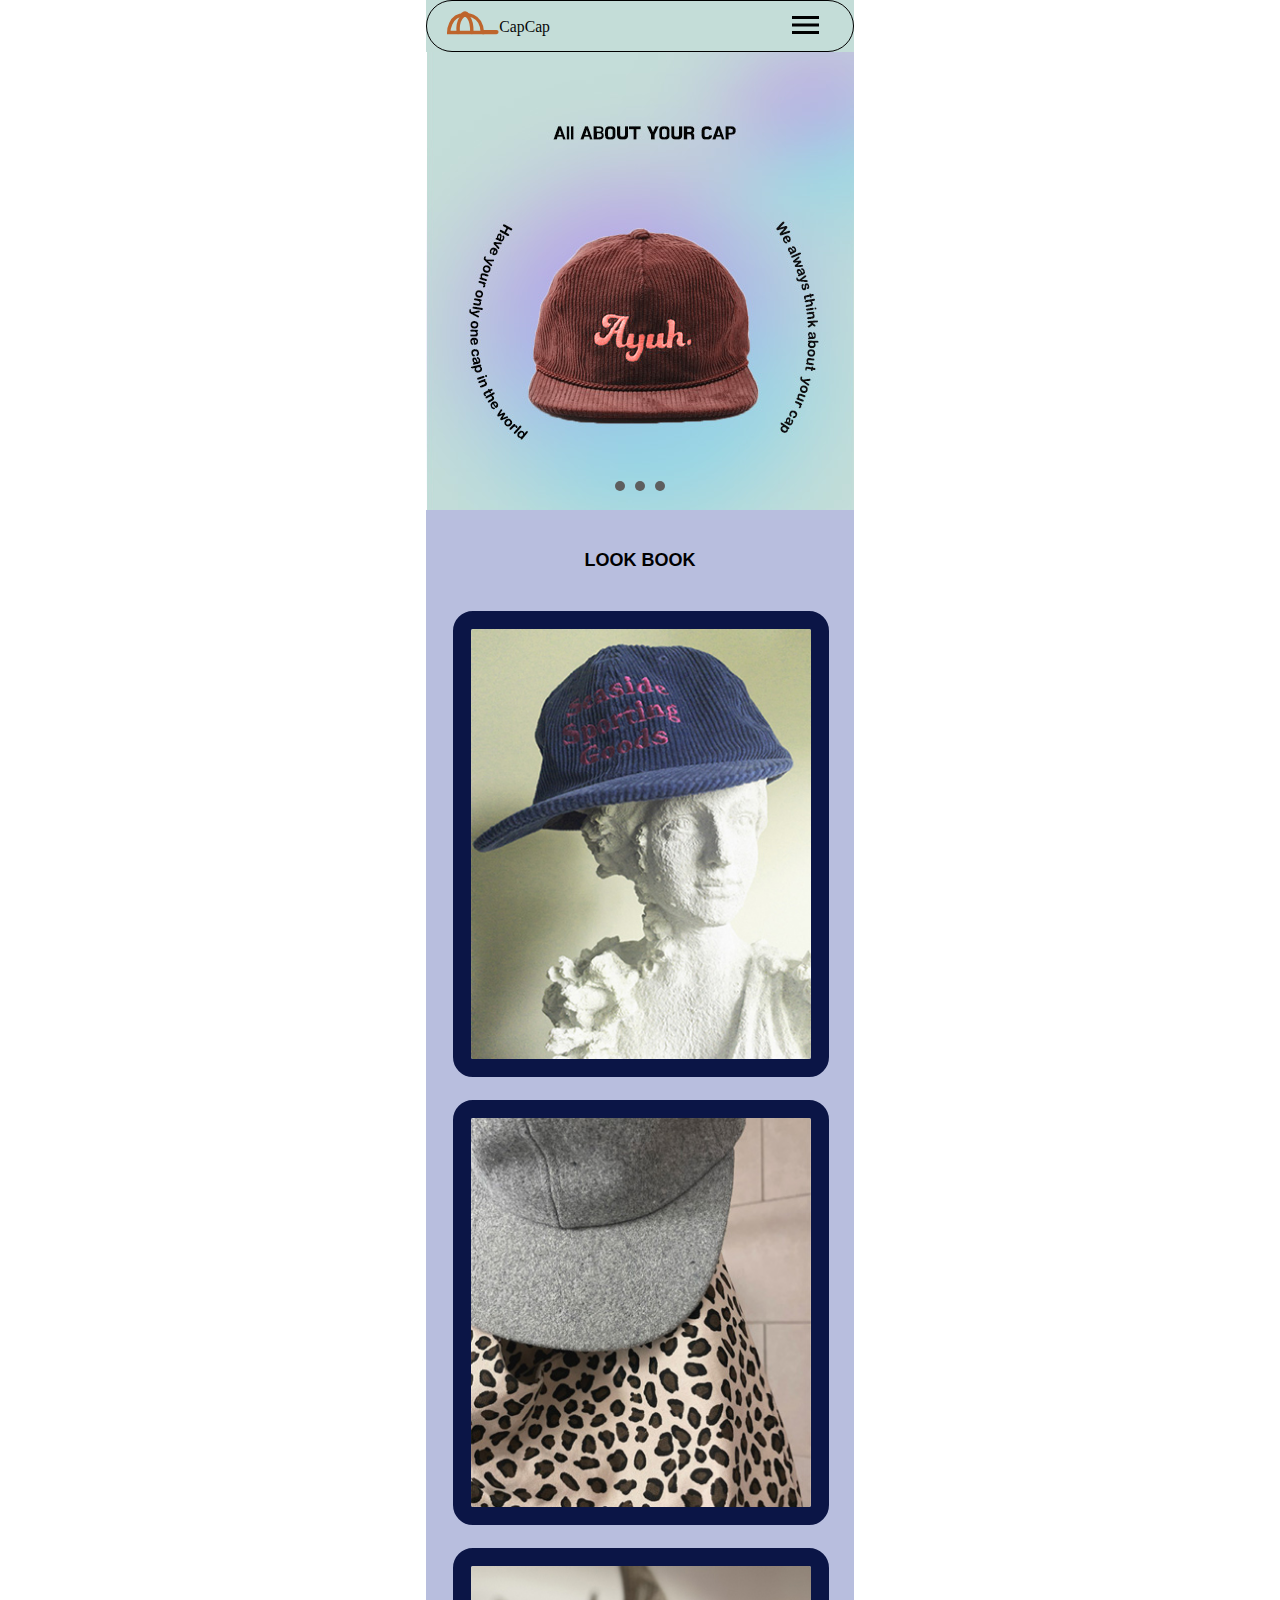
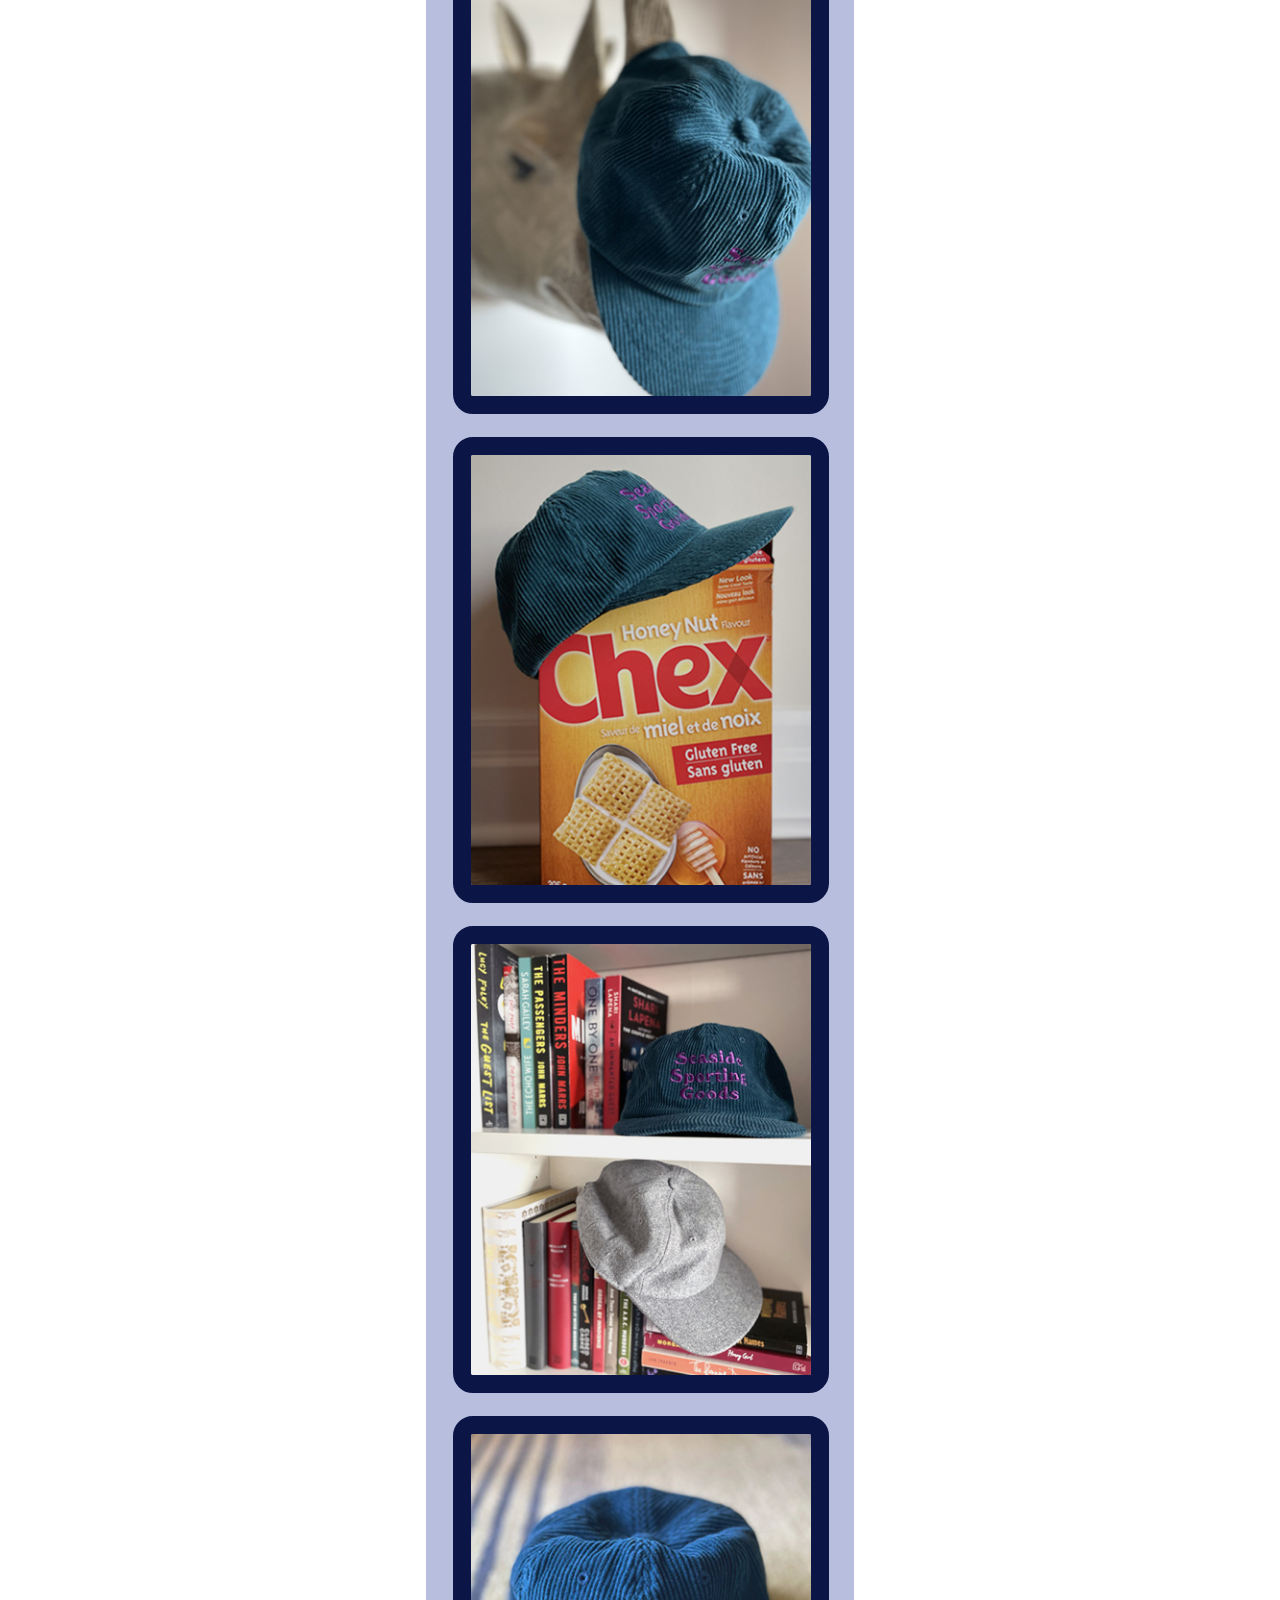
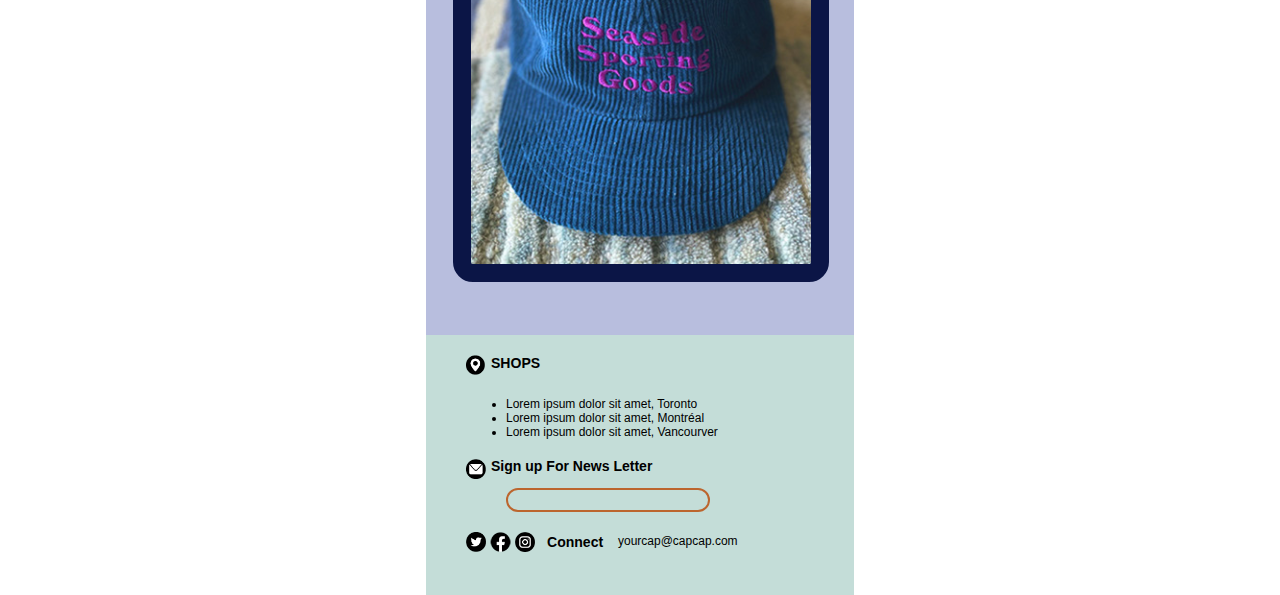
<file: gallery_mobile.html>
<!DOCTYPE html>
<html lang="en">
<head>
<meta charset="UTF-8">
<title>mobile gallery</title>
<link href="css/lookbook-mobile.css" rel="stylesheet" type="text/css">
</head>
<body>
    <!-- students must convert divs to semantic tags -->
	<div id="container">
        
        <div id="header-con">
            <div id="main-header" class="grid-con">
                <img src="images/logo_typo.svg" alt="image" id="header-logo" height="30px">
                 <div id="hambuger">
                    <img src="images/ham.png" alt="hambuger">
                 </div>
            </div>    
        </div> 

        <main>
            <div id="hero-gallery-con">
                <img src="images/purple.jpg" alt="head">
                <div class="grid-con">
                    <div id="gallery-controls">
                        <span class="dot"></span>
                        <span class="dot"></span>
                        <span class="dot"></span>
                    </div>
                    <div id="hero-gallery-text" class="box-color">
                    </div>
                    
                </div>
            </div>

            <div class="grid-con" id="gallery">
                <h2>LOOK BOOK</h2>
                <div class="gallery-box">
                    <img src="images/torso1.jpg" width="340" alt="image">
                </div>
                <div class="gallery-box">
                    <img src="images/reopad1.jpg" width="340" alt="image">
                </div>
                <div class="gallery-box">
                    <img src="images/rhino1.jpg" width="340" alt="image">
                </div>
                <div class="gallery-box">
                    <img src="images/chex1.jpg" width="340" alt="image">
                </div>
                <div class="gallery-box">
                    <img src="images/book1.jpg" width="340" alt="image">
                </div>
                <div class="gallery-box">
                    <img src="images/carpet_vertical.jpg"  width="340" alt="image">
                </div>
            </div>              
        </main>

        <section id="footer-con">
            <div class="grid-con" id="footer">
                <div id="loca" class="grid-con">
                    <img src="images/loca.png" alt="location">
                    <h3>SHOPS</h3>
                    
                
                    <ul>
                      <li>Lorem ipsum dolor sit amet, Toronto</li>
                      <li>Lorem ipsum dolor sit amet, Montréal</li>
                      <li>Lorem ipsum dolor sit amet, Vancourver</li>
                    </ul>
                  
                </div>
                
                <div id="signup" class="grid-con">
                <img src="images/mail.png" alt="mail-icon">
                <h3>Sign up For News Letter</h3>
                <div class="blank"></div>
                </div>
        
                <div id="social" class="grid-con">
                   
                    <img src="images/socail.png" alt="socil-icon">
                    <h3>Connect</h3>
                    <p>yourcap@capcap.com</p>
                </div>
            </div>
        </section>

    </div> 
</body>
</html>
</file>
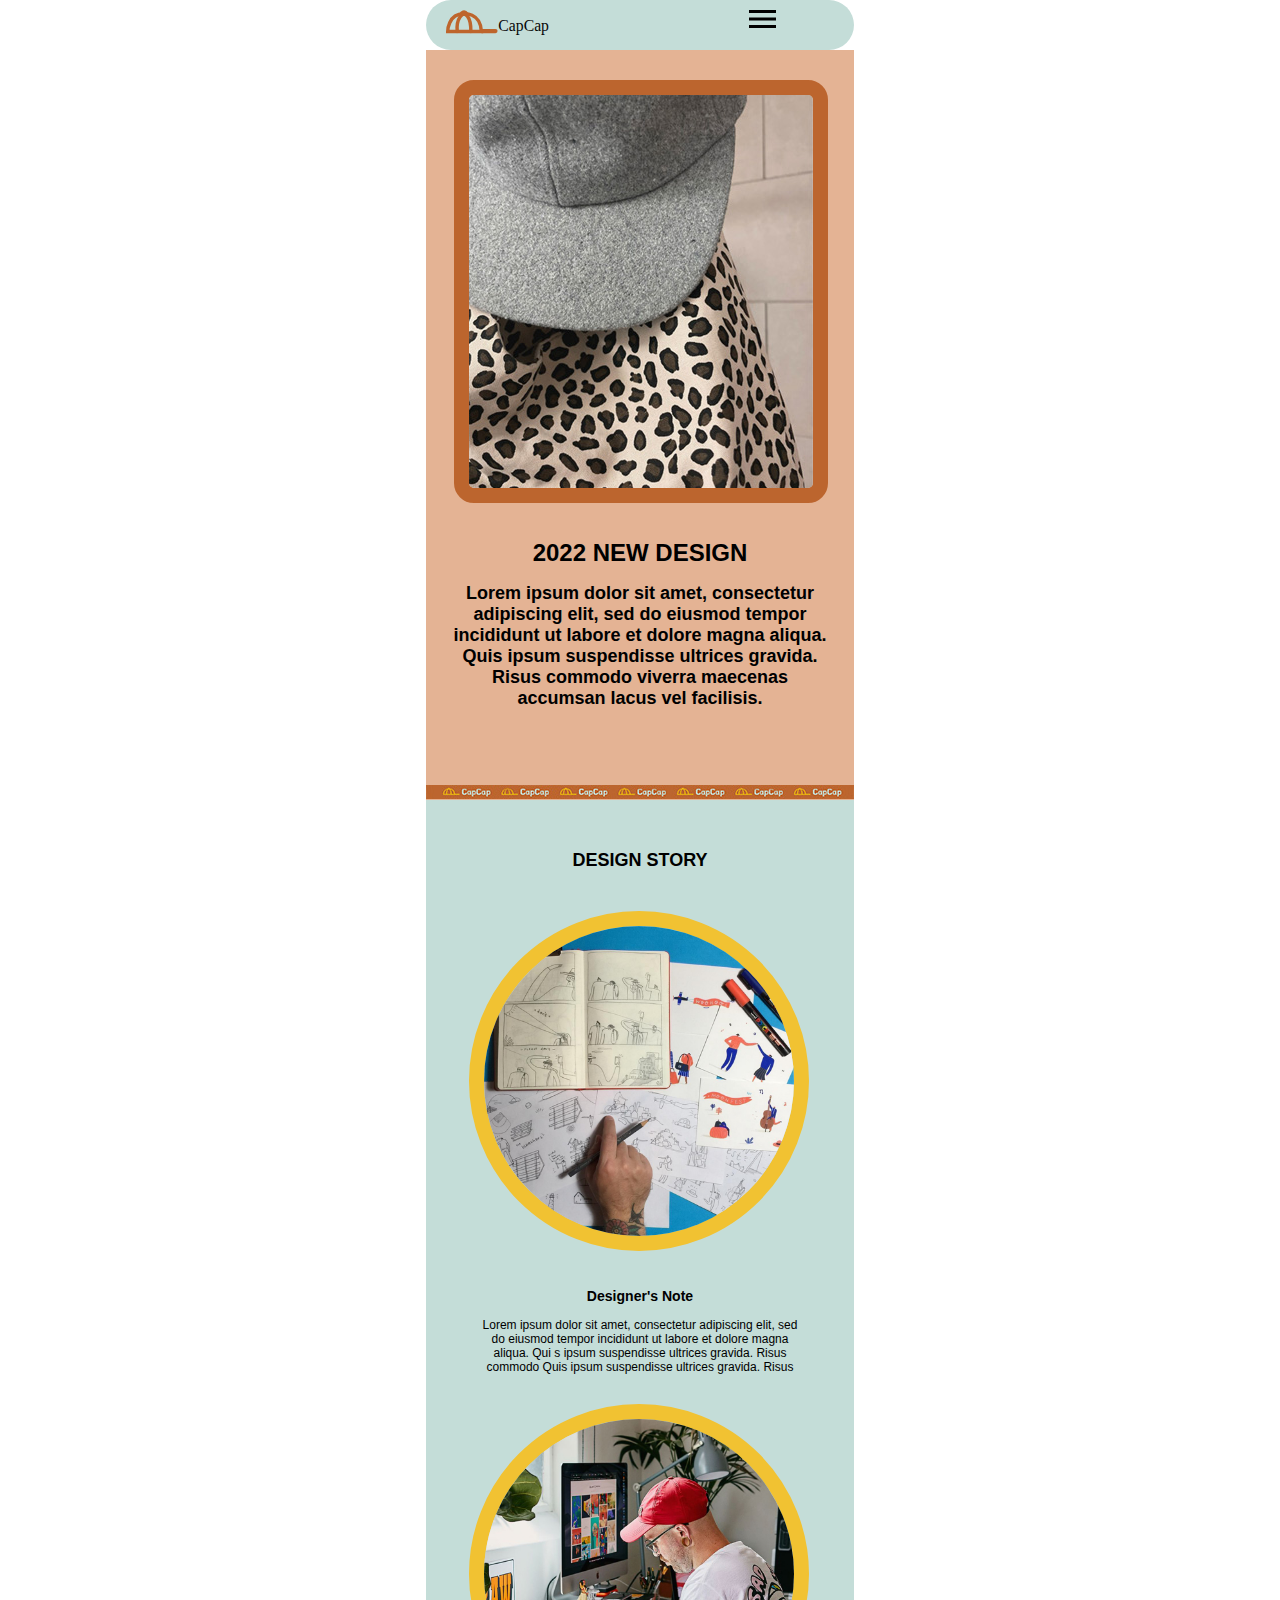
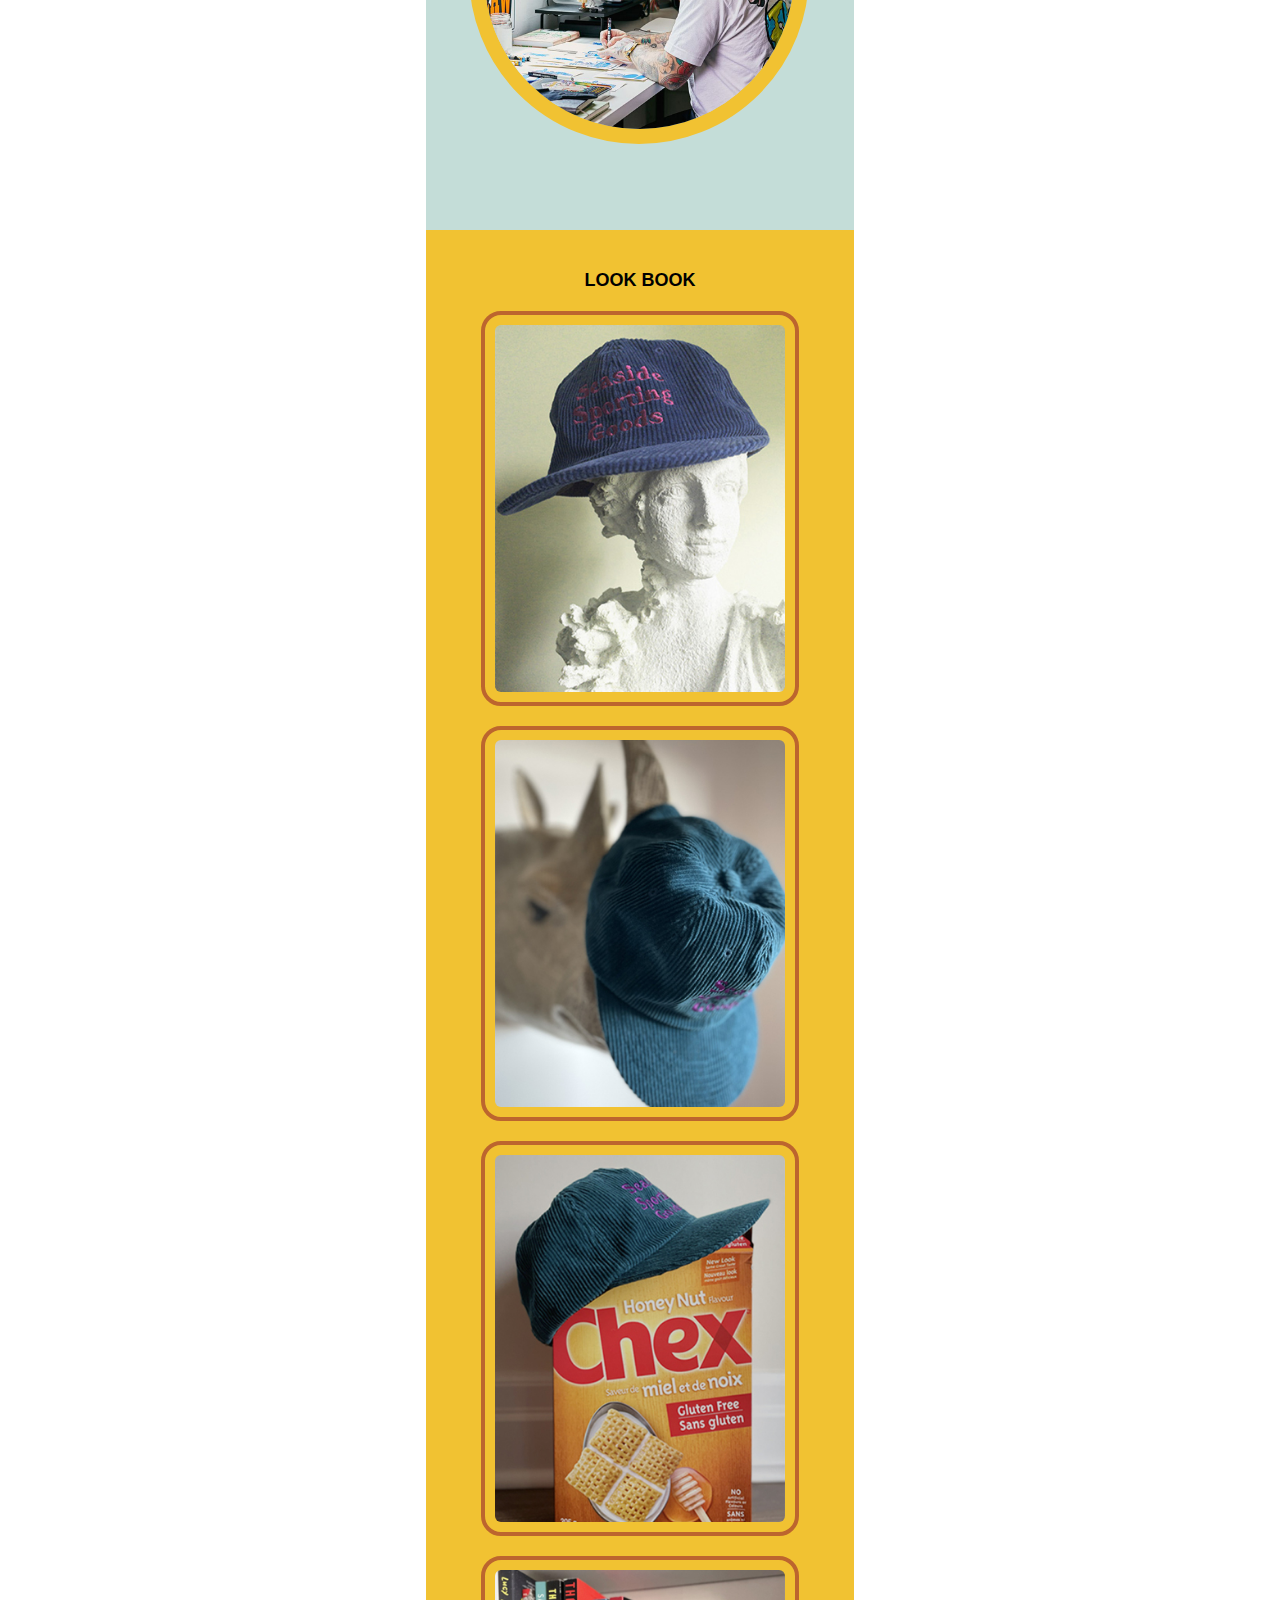
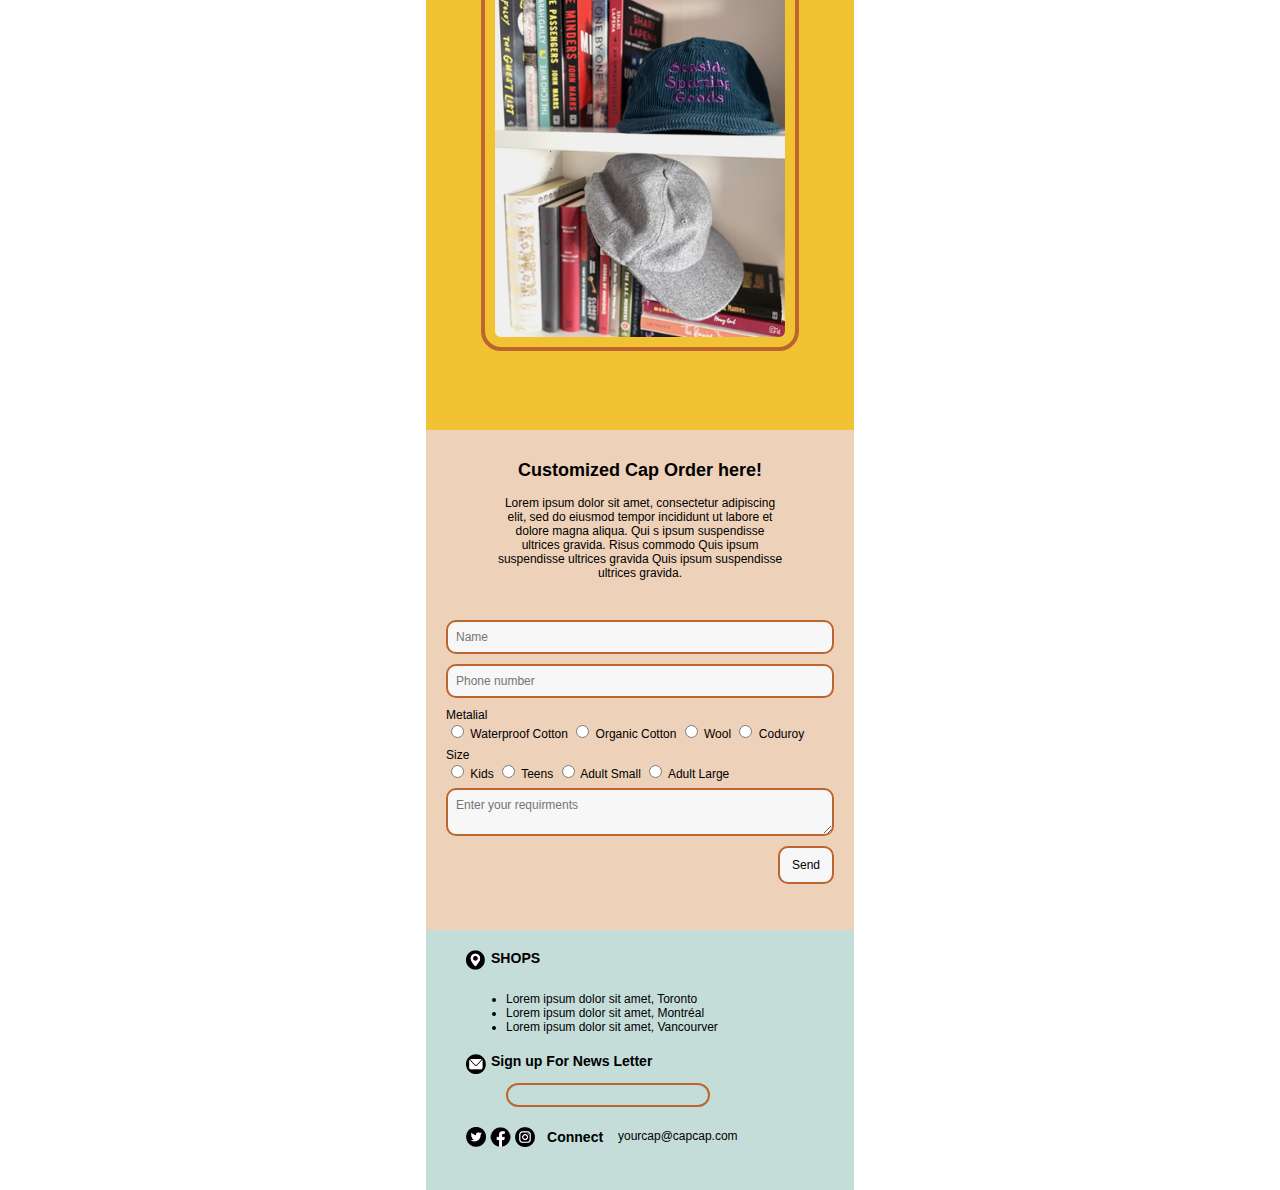
<file: index_mobile.html>
<!DOCTYPE html>
<html lang="en">
<head>
<meta charset="UTF-8">
<title>mibile-main</title>
<link href="css/main-mobile.css" rel="stylesheet" type="text/css">
</head>
<!-- students must convert divs to semantic tags -->
<body>
	<div id="container">
        
        <div id="header-con">
            <div id="main-header" class="grid-con">
                <img src="images/logo_typo.svg" alt="image" id="header-logo" height="30px">
                 <div id="mobile-nav">
                    <img src="images/ham.png" alt="hambuger">
                 </div>
                 
            </div>    
        
        </div> 
       <div>
        <img id="tape" src="images/tapemobile1.jpg" alt="tape">
         </div>
        <main>
            <div id="hero-con">
                <div class="grid-con">
                    <img src="images/reopad1.jpg" alt="mainimg">
                    <div id="hero-text" class="box-color">
                        <h1>2022 NEW DESIGN</h1>
                        <h2>Lorem ipsum dolor sit amet, consectetur adipiscing elit, sed do eiusmod tempor incididunt ut labore et dolore magna aliqua. Quis ipsum suspendisse ultrices gravida. Risus commodo viverra maecenas accumsan lacus vel facilisis. </h2>
                    </div>
                </div>
            </div>

            <div id="designstory" >
                <h2>DESIGN STORY</h2>
                <img src="images/note.jpg" alt="note" width="310px">
                <h3>Designer's Note</h3>
                <p >Lorem ipsum dolor sit amet, consectetur adipiscing elit, sed do eiusmod tempor incididunt ut labore et dolore magna aliqua. Qui s ipsum suspendisse ultrices gravida. Risus commodo Quis ipsum suspendisse ultrices gravida. Risus </p>
                
                <img src="images/designer1.jpg" alt="designer1" width="310px">
            </div>

            <div id="lookbook">
                <h2>LOOK BOOK</h2>   
                    <div id="lookbook-con">     
                        <div class="grid-con">
                        
                            
                        </div>      
                    </div>  
                    <div class="grid-con" id="lookbook-photos">
                        <img src="images/torso1.jpg" alt="torso" width="290px" class="about-us-photo">
                        <img src="images/rhino1.jpg"alt="rhino1" width="290px" class="about-us-photo">
                        <img src="images/chex1.jpg" alt="chex1" width="290px" class="about-us-photo">
                        <img src="images/book1.jpg" alt="image" width="290px" class="about-us-photo">
                    </div>         
            </div>

            <div id="contact-us-con">
                <div class="grid-con"></div>
                   
                    <div id="contact-text" class="box-color">
                        <h2>Customized Cap Order here!</h2>
                        <p>Lorem ipsum dolor sit amet, consectetur adipiscing elit, sed do eiusmod tempor incididunt ut labore et dolore magna aliqua. Qui s ipsum suspendisse ultrices gravida. Risus commodo Quis ipsum suspendisse ultrices gravida Quis ipsum suspendisse ultrices gravida.</p>
                    </div>
        
               <div id="contact-form1" class="grid-con">
               <section id="contact-form">
                    <h3 class="hidden">Contact Us Form</h3>
                    <form action="email.php" method="POST" enctype="text/plain">
                        <input name="fullName" type="text" placeholder="Name">
                        <input name="contactInfo" type="text" required placeholder="Phone number">
                       
                        <label>
                            <p>Metalial</p>
                            <label><input type="radio" name="metalial" value="cotton"> Waterproof Cotton</label>
                            <label><input type="radio" name="metalial"  value="organic"> Organic Cotton</label>
                            <label><input type="radio" name="metalial"  value="wool"> Wool</label>
                            <label><input type="radio" name="metalial"  value="coduroy"> Coduroy</label>
                        </label>
                       
                        <label>
                            <p>Size</p>
                            <label><input type="radio" name="metalial" value="cotton"> Kids </label>
                            <label><input type="radio" name="metalial"  value="organic"> Teens</label>
                            <label><input type="radio" name="metalial"  value="wool"> Adult Small</label>
                            <label><input type="radio" name="metalial"  value="coduroy"> Adult Large</label>
                        </label>
                    
                        <textarea name="msg" placeholder="Enter your requirments"></textarea>
                        <input name="submit" type="submit" value="Send">
                    </div>
                    </form>
                </section> 
                
            </div>
        </main>

        <section id="footer-con">
            <div class="grid-con" id="footer">
                <div id="loca" class="grid-con">
                    <img src="images/loca.png" alt="location">
                    <h3>SHOPS</h3>
                    
                
                    <ul>
                      <li>Lorem ipsum dolor sit amet, Toronto</li>
                      <li>Lorem ipsum dolor sit amet, Montréal</li>
                      <li>Lorem ipsum dolor sit amet, Vancourver</li>
                    </ul>
                  
                </div>
                
                <div id="signup" class="grid-con">
                <img src="images/mail.png" alt="mail-icon">
                <h3>Sign up For News Letter</h3>
                <div class="blank"></div>
                </div>
        
                <div id="social" class="grid-con">
                   
                    <img src="images/socail.png" alt="socil-icon">
                    <h3>Connect</h3>
                    <p>yourcap@capcap.com</p>
                </div>
            </div>
        </section>

    </div>
</body>
</html>
</file>
<file: css/lookbook-mobile.css>
@charset "UTF-8";
/* CSS Document */

/*Remove this rule on your HTML elements as you start to fill them with content*/

.box-color {
   
	text-align: center;
	margin: 0;
}


div,p,body,header,footer,section,article,nav { 
	margin: 0; 
	padding: 0; 
}	

main img { 

	margin: 0; 
	padding: 0; 
}

/*html selectors*/

body {
	font-family: "Helvetica Neue", Helvetica, Arial, sans-serif;
	font-size: 12px;
}



a {
	text-decoration: none;
}

/*hide elements from browser but show for doc outline*/

.hidden {
	display: none;
}



#container {
	margin: 0 auto;
	width: 428px;
	background-color: #c4ddd8;
	
}


.grid-con {
	display: grid;
	grid-template-columns: repeat(4, 85px);
	grid-column-gap: 16px;
	padding-left: 20px;
	padding-right: 20px;
}

#header-con {
	background-color: #c4ddd8;
	padding-top: 10px;
	padding-bottom: 10px;
	border-radius: 30px;
	border: 1px solid;
}
#header-logo {
	grid-column: 1/3;
}

#hambuger {
	grid-column: 4/-1;
    padding-left: 42px;
	padding-top: 5px;
	
}

.dot {
	background-color: #5e5e5e;
	height: 10px;
	width: 10px;
	border-radius: 50%;
	margin: 5px;
	margin-top: -90px;
  }


#gallery{
	background-color: #b8bede;
}
#gallery img {
	border-radius: 20px;
	border: 18px solid #0b1546;
	

}





 
#footer-con {
	height: 260px;
	background-color: #c4ddd8;
}

#loca img{
	height: 20px;
	margin-top: 20px;
	position:absolute;
	
}
#loca h3 {
	grid-column: 1/2;
	margin-left: 25px;
	margin-top: 20px;
	

}

#loca ul{

grid-column: 1/-1;

}

#signup {
	
	grid-column: 1/-1;
}
#signup img{
	height: 20px;
	margin-top: 8px;
	position:absolute;
}

#signup h3{
	grid-column: 1/-1;
	margin-left: 25px;
	margin-top: 0px;
	padding-top: 7px;
}

.blank {
	border: 2px solid #bc652e;
	width: 200px;
	height: 20px;
	margin-left: 40px;
	border-radius: 30px;	
	
}
#social {
	
	grid-column: 1/-1;
	margin-top: 20px;
}

#social img {
	height: 20px;
}
#social h3 {
	grid-column: 2/-1;
	margin-left: -20px;
	margin-top: -1px;
	padding-top: 3px;
}
#social p {
	grid-column: 3/-1;
	margin-top: -30px;
	margin-left: -50px;
 
}
	
	/* gallery page */

#hero-gallery-con {

	height: 458px;
}

#hero-gallery-text {
	grid-column: 1/-1;
	
	height: 350px;
	margin-top: 20px;
}

#gallery-controls {
	grid-column: 1/-1;
	display: flex;
	justify-content: center;
	align-items: center;
	margin-top: 20px;
}



#gallery {
	padding-bottom: 30px;
}
#gallery h2 {
	text-align: center;
	grid-column: 1/-1;
	margin-top: 40px;
	margin-bottom: 40px;
	
}

.gallery-box {
	grid-column: 1/-1;
	
	margin-bottom: 20px;
    padding-left: 7px;
}
</file>
<file: css/main-mobile.css>
@charset "UTF-8";
/* CSS Document */

/*Remove this rule on your HTML elements as you start to fill them with content*/

.box-color {
   
	text-align: center;
	margin: 0;
}


div,p,body,header,footer,section,article,nav { 
	margin: 0; 
	padding: 0; 
}	

main img { 
	border-radius: 20px;
	margin: 0; 
	padding: 0; 
}

/*html selectors*/

body {
	font-family: "Helvetica Neue", Helvetica, Arial, sans-serif;
	font-size: 12px;
}



a {
	text-decoration: none;
}

/*hide elements from browser but show for doc outline*/

.hidden {
	display: none;
}



#container {
	margin: 0 auto;
	width: 428px;
	
}


.grid-con {
	display: grid;
	grid-template-columns: repeat(4, 85px);
	grid-column-gap: 16px;
	padding-left: 20px;
	padding-right: 20px;
}

#header-con {
	background-color: #c4ddd8;
	padding-top: 10px;
	padding-bottom: 10px;
	border-radius: 40px;
}
#header-logo {
	grid-column: 1/3;
}

#mobile-nav {
	grid-column: 4/-1;
}

.burger {
	height: 16px;
	background-color:#aaa;
	display: block;
	margin-bottom: 10px;
}

/* index page */

#hero-con {
	background-color: #e4b394;
	
	height: 750px;
}
#hero-con img {
	border: 15px solid #bc652e;
	margin-top: 30px;
	margin-left: 8px;
}
#hero-text {
	grid-column: 1/-1;
	
	height: 380px;
	margin-top: 20px;
}
#tape {
	position: absolute;
	margin-top: 735px;
}

#designstory {
	background-color: #c4ddd8;
	height: 1030px;
	position: relative;
}

#designstory h2 {
	background-color: #c4ddd8;
	text-align: center;
	padding-top: 50px;
	padding-bottom: 40px;
	margin: 0;
}
#designstory h3 {
	text-align:center

	
}
#designstory p{
	padding-left: 50px;
	padding-right: 50px;
	padding-bottom: 30px;
    text-align:center
}
#designstory img {
	border: 15px solid #f1c232;
	border-radius: 50%;
	margin-left: 43px;
	margin-bottom: 20px;
}
#mobile-slider-left {
	position: absolute;
	left: 0;
	font-size: 120px;
	color:#fff;
	top: 200px;
}

#mobile-slider-right {
	position: absolute;
	right: 0;
	font-size: 120px;
	color:#fff;
	top: 200px;
}

#lookbook {
	height: 1800px;
	background-color: #f1c232;
}
#lookbook h2 {
	background-color:#f1c232;
	text-align: center;
	padding-top: 40px;
	margin: 0;
}

.about-us-photo {
	grid-column: 1/-1;
	display: block;
	border: 4px solid #bc652e;
	padding:10px;
	margin: 20px auto 0 auto;
}

#contact-us-con {
	background-color: #edd1b9;
	height: 500px;
}
input, textarea {
	padding: 8px;
	border: 2px solid #bc652e;
	background-color: #f7f7f7;
	border-radius: 10px;
	margin-bottom: 10px;
	font: inherit;
 }

#contact-text {
	margin: 30px 70px 40px 70px;
 
}
#contact-form form {
	display: flex;
	flex-direction: column;
 } 

#contact-form {
	grid-column: 1/-1;
	height: 100px;
    background-color: #edd1b9;
	
 

}

 input[type="submit"] {
	padding: 10px 12px;
    border: 2px solid #bc652e;
	align-self: flex-end;
	
 }

 
#footer-con {
	height: 260px;
	background-color: #c4ddd8;
}

#loca img{
	height: 20px;
	margin-top: 20px;
	position:absolute;
	
}
#loca h3 {
	grid-column: 1/2;
	margin-left: 25px;
	margin-top: 20px;
	

}

#loca ul{

grid-column: 1/-1;

}

#signup {
	
	grid-column: 1/-1;
}
#signup img{
	height: 20px;
	margin-top: 8px;
	position:absolute;
}

#signup h3{
	grid-column: 1/-1;
	margin-left: 25px;
	margin-top: 0px;
	padding-top: 7px;
}

.blank {
	border: 2px solid #bc652e;
	width: 200px;
	height: 20px;
	margin-left: 40px;
	border-radius: 30px;	
	
}
#social {
	
	grid-column: 1/-1;
	margin-top: 20px;
}

#social img {
	height: 20px;
}
#social h3 {
	grid-column: 2/-1;
	margin-left: -20px;
	margin-top: -1px;
	padding-top: 3px;
}
#social p {
	grid-column: 3/-1;
	margin-top: -30px;
	margin-left: -50px;
 
}
	
	/* gallery page */

#hero-gallery-con {
	background-color: #aaaaaa;
	background: url("https://via.placeholder.com/428x458");
	height: 458px;
}

#hero-gallery-text {
	grid-column: 1/-1;
	/* Remove as content will dictate height */
	height: 350px;
	margin-top: 20px;
}

#gallery-controls {
	grid-column: 1/-1;
	display: flex;
	justify-content: center;
	align-items: center;
	margin-top: 20px;
}

.dot {
	background-color: #dddddd;
	height: 30px;
	width: 30px;
	border-radius: 50%;
	margin: 5px;
  }

#gallery h2 {
	text-align: center;
	grid-column: 1/-1;
	margin-top: 40px;
	margin-bottom: 40px;
}

.gallery-box {
	grid-column: 1/-1;
	background-color: #ddd;
	/* Remove as content will dictate height */
	height: 507px;
	margin-bottom: 20px;
}

#footer-newsletter2 {
	margin-top: 20px;
	height:40px;
	grid-column: 1/3;
	background-color: #ddd;
}
</file>
